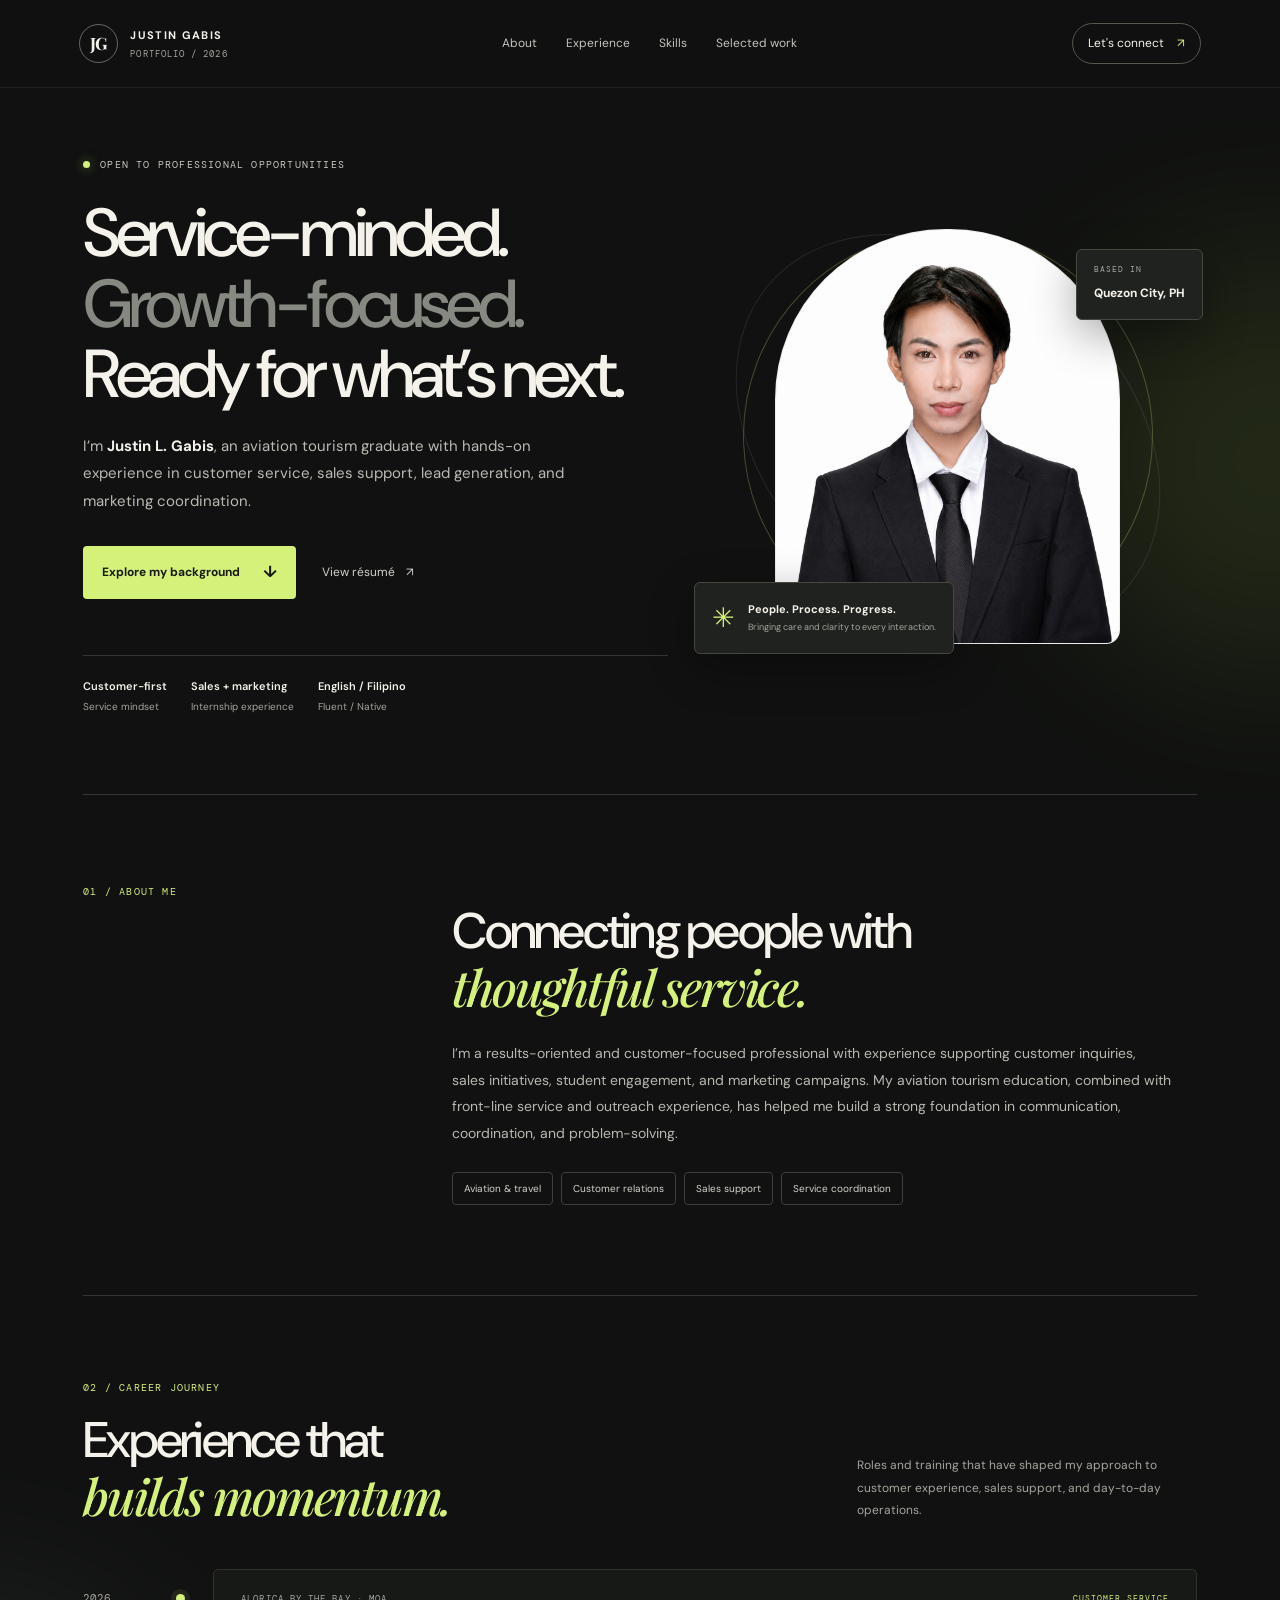
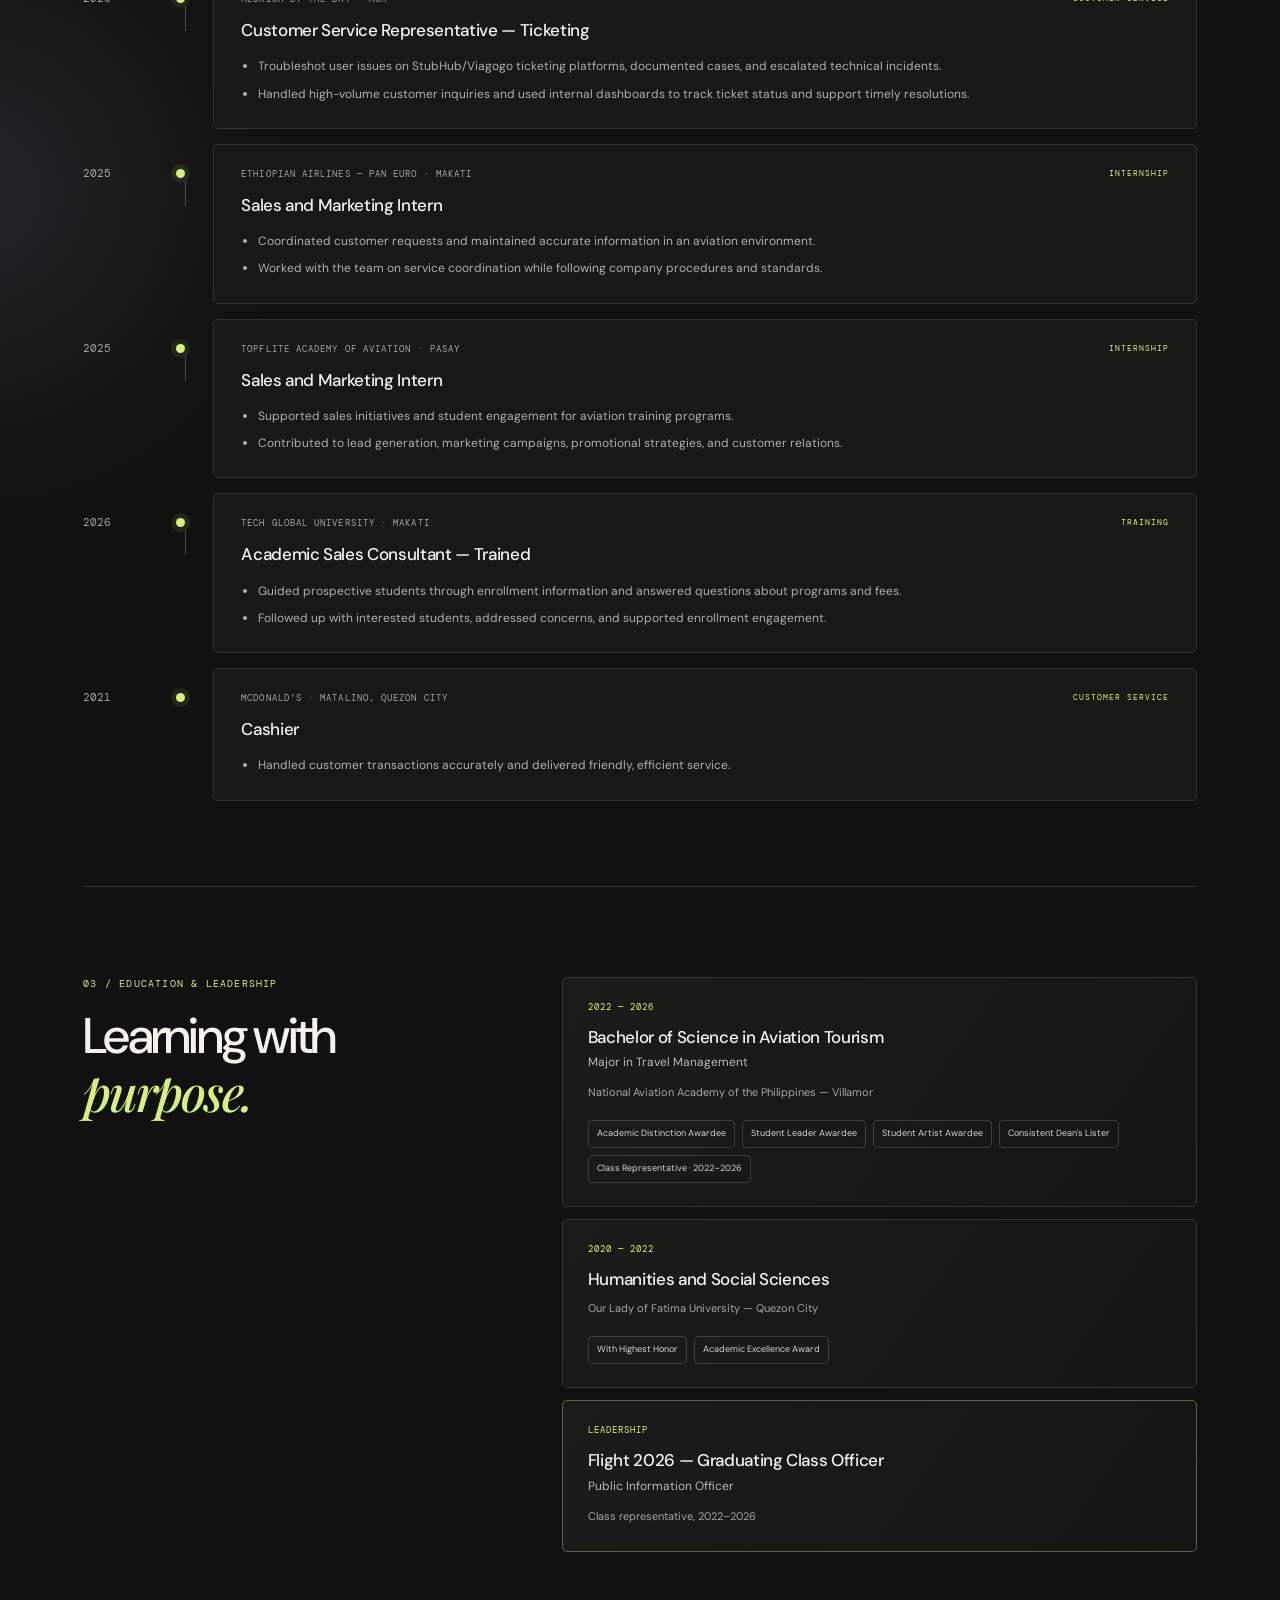
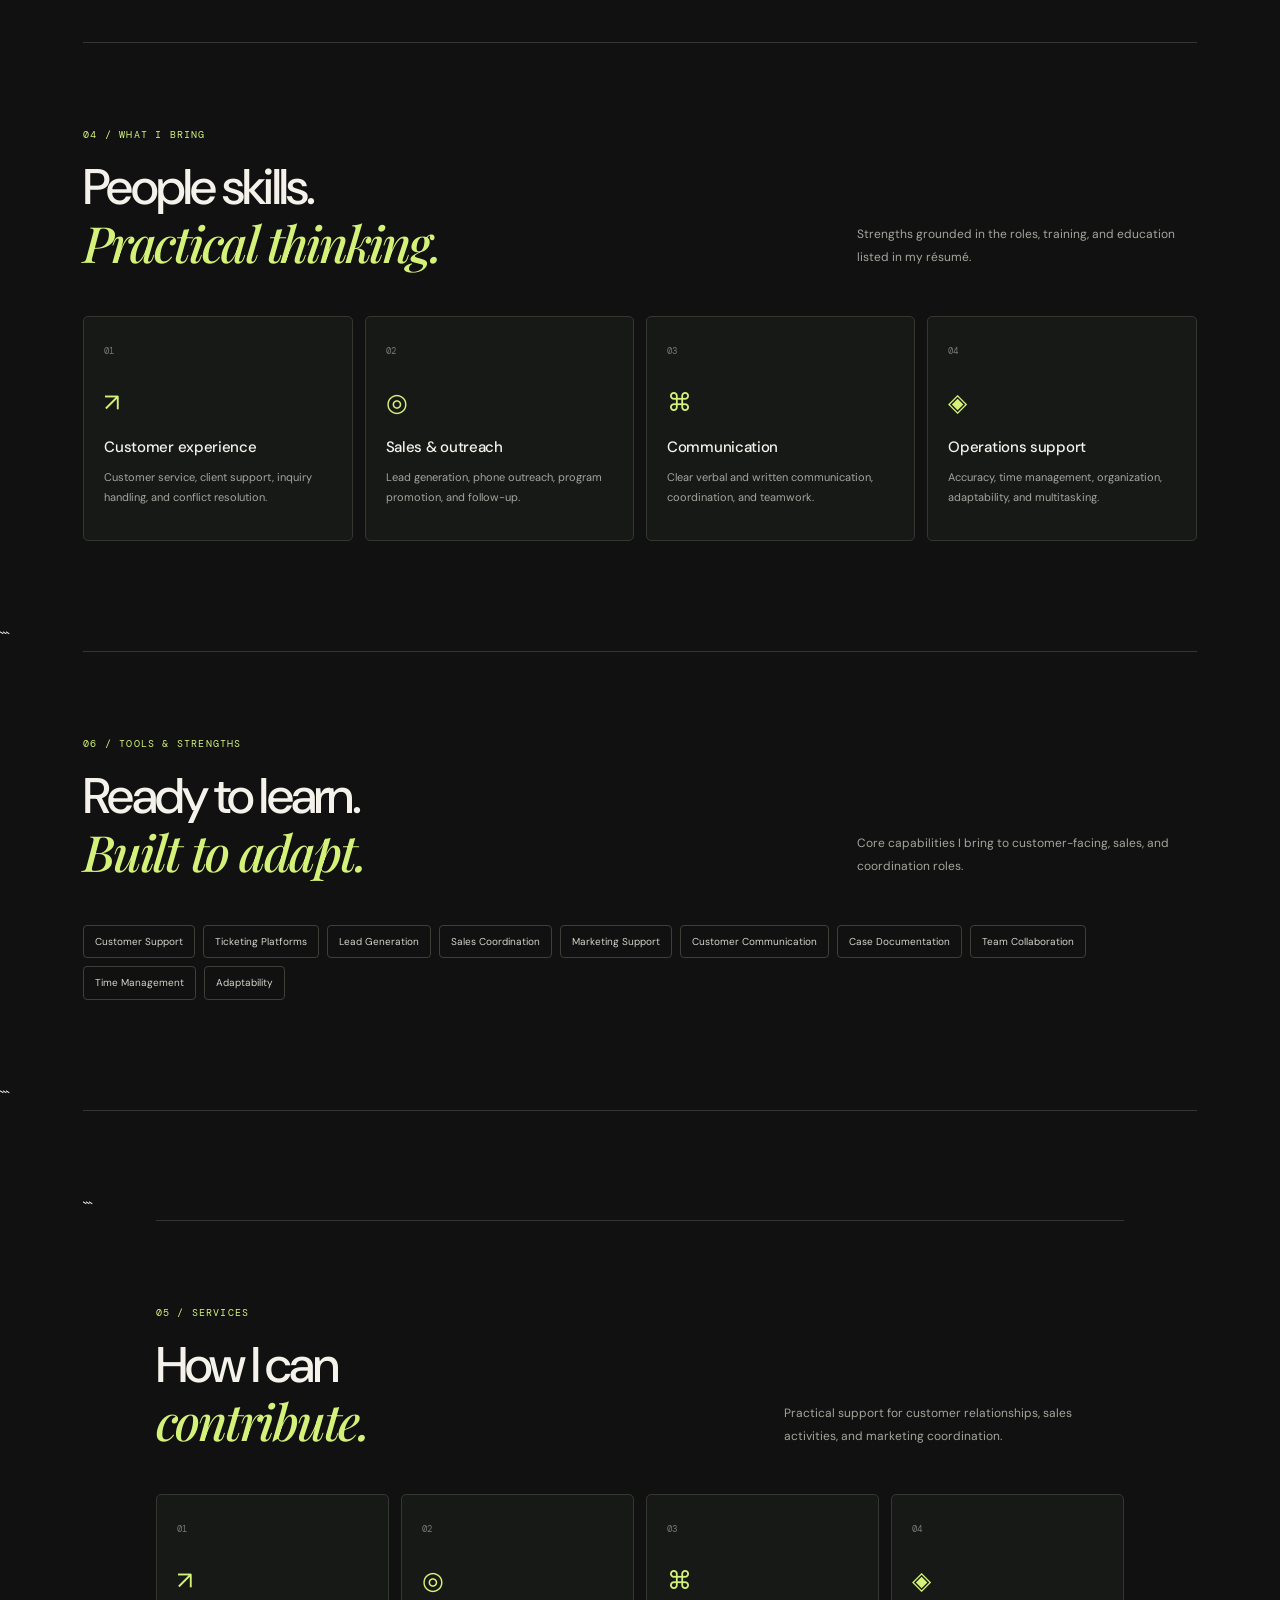
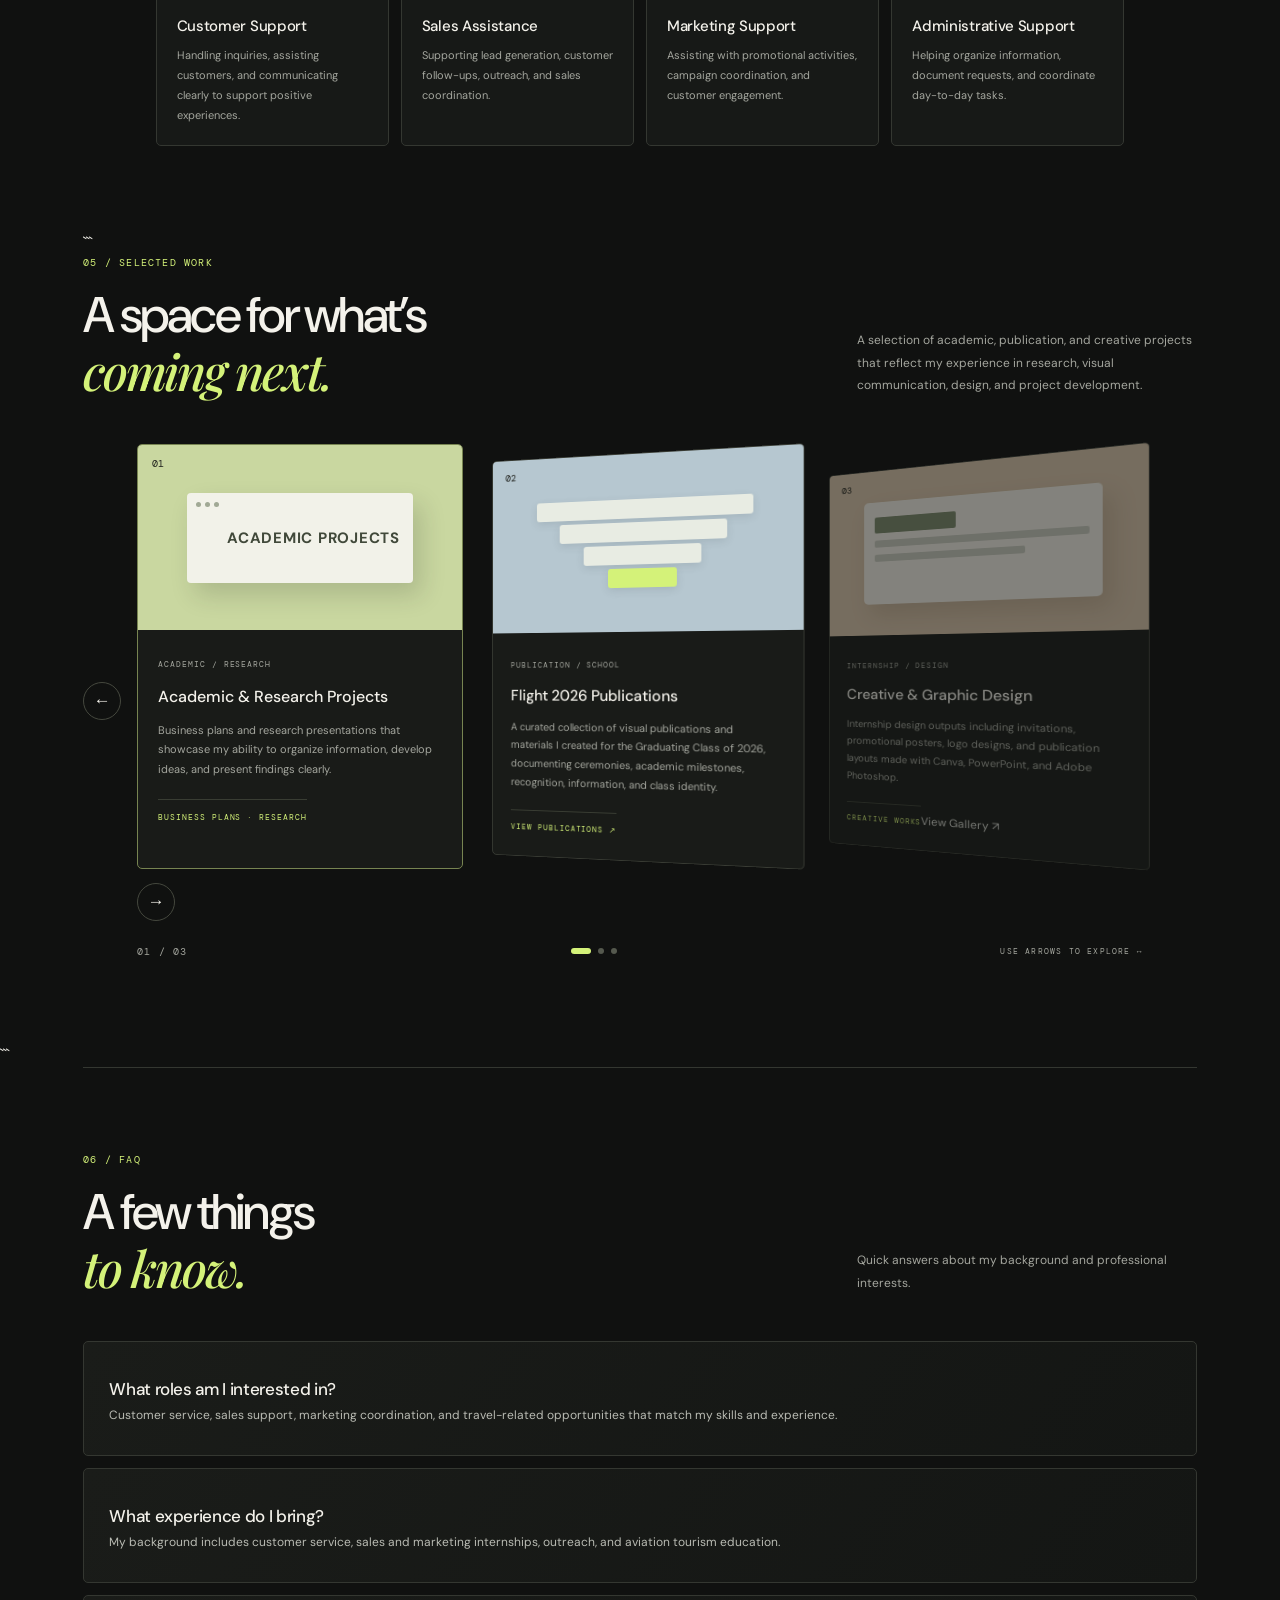
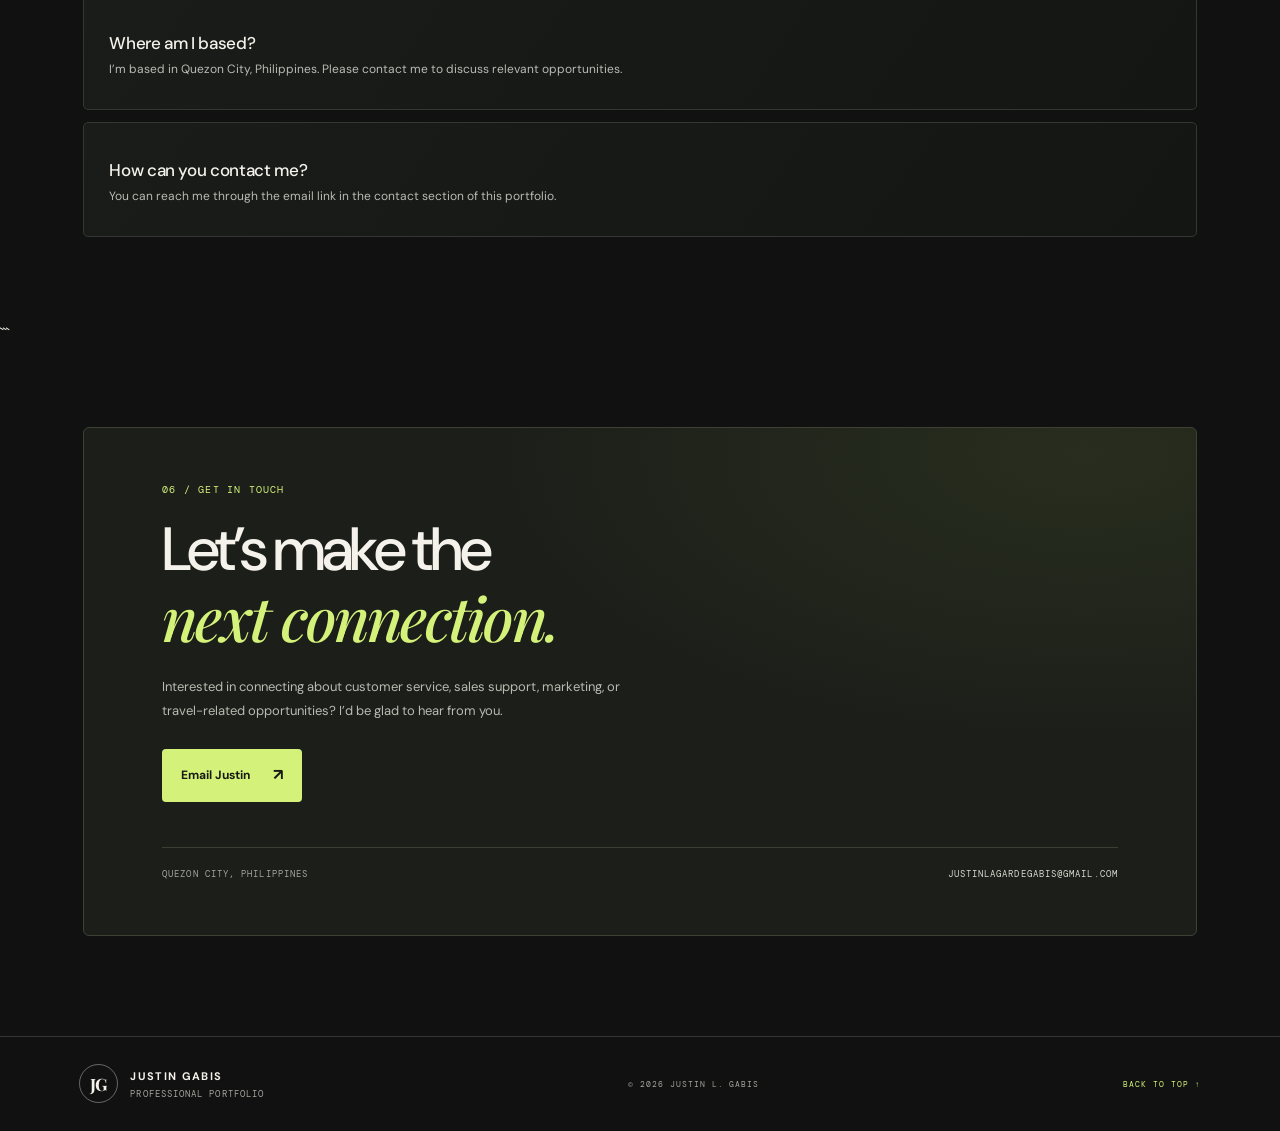
<file: index.html>
<!doctype html>
<html lang="en">
<head>
  <meta charset="UTF-8" />
  <meta name="viewport" content="width=device-width, initial-scale=1.0" />
  <meta name="theme-color" content="#111111" />
  <meta name="description" content="The professional portfolio of Justin L. Gabis — aviation tourism graduate with experience in customer service, sales support, and marketing." />
  <title>Justin L. Gabis — Professional Portfolio</title>
  <link rel="icon" href="favicon.svg" type="image/svg+xml" />
  <link rel="stylesheet" href="styles.css" />
</head>
<body>
  <div class="ambient ambient-one"></div><div class="ambient ambient-two"></div>
  <header class="topbar">
    <a class="brand" href="#home" aria-label="Justin Gabis home"><span class="brand-mark">JG</span><span>JUSTIN GABIS<span class="brand-sub">PORTFOLIO / 2026</span></span></a>
    <nav aria-label="Main navigation">
      <a href="#about">About</a><a href="#experience">Experience</a><a href="#skills">Skills</a><a href="#work">Selected work</a>
    </nav>
    <a class="contact-pill" href="mailto:justinlagardegabis@gmail.com">Let's connect <span>↗</span></a>
  </header>

  <main>
    <section class="hero section-shell" id="home">
      <div class="hero-copy">
        <div class="eyebrow"><span class="status-dot"></span> OPEN TO PROFESSIONAL OPPORTUNITIES</div>
        <h1>Service-minded.<br /><span class="muted-title">Growth-focused.</span><br />Ready for what’s next.</h1>
        <p class="hero-intro">I’m <strong>Justin L. Gabis</strong>, an aviation tourism graduate with hands-on experience in customer service, sales support, lead generation, and marketing coordination.</p>
        <div class="hero-actions"><a class="button button-light" href="#experience">Explore my background <span>↓</span></a><a class="text-link" href="justin-gabis-resume.pdf" target="_blank" rel="noreferrer">View résumé <span>↗</span></a></div>
        <div class="hero-metrics">
          <div><strong>Customer-first</strong><span>Service mindset</span></div>
          <div><strong>Sales + marketing</strong><span>Internship experience</span></div>
          <div><strong>English / Filipino</strong><span>Fluent / Native</span></div>
        </div>
      </div>
      <div class="hero-visual">
        <div class="portrait-frame"><div class="portrait-glow"></div><img src="justin-gabis-portrait.png" alt="Professional portrait of Justin L. Gabis" /></div>
        <div class="floating-card card-top"><span class="tiny-label">BASED IN</span><strong>Quezon City, PH</strong></div>
        <div class="floating-card card-bottom"><span class="spark">✳</span><div><strong>People. Process. Progress.</strong><small>Bringing care and clarity to every interaction.</small></div></div>
        <div class="orbit orbit-one"></div><div class="orbit orbit-two"></div>
      </div>
    </section>

    <section class="section-shell intro-grid" id="about">
      <div class="section-kicker">01 / ABOUT ME</div>
      <div class="intro-content"><h2>Connecting people with<br /><span class="serif-accent">thoughtful service.</span></h2>
        <p>I’m a results-oriented and customer-focused professional with experience supporting customer inquiries, sales initiatives, student engagement, and marketing campaigns. My aviation tourism education, combined with front-line service and outreach experience, has helped me build a strong foundation in communication, coordination, and problem-solving.</p>
        <div class="chips"><span>Aviation & travel</span><span>Customer relations</span><span>Sales support</span><span>Service coordination</span></div>
      </div>
    </section>

    <section class="section-shell experience-section" id="experience">
      <div class="section-heading"><div><div class="section-kicker">02 / CAREER JOURNEY</div><h2>Experience that<br /><span class="serif-accent">builds momentum.</span></h2></div><p>Roles and training that have shaped my approach to customer experience, sales support, and day-to-day operations.</p></div>
      <div class="timeline">
        <article class="timeline-item"><div class="timeline-date">2026</div><div class="timeline-marker"></div><div class="timeline-card"><div class="timeline-meta"><span>ALORICA BY THE BAY · MOA</span><span class="role-type">CUSTOMER SERVICE</span></div><h3>Customer Service Representative — Ticketing</h3><ul><li>Troubleshot user issues on StubHub/Viagogo ticketing platforms, documented cases, and escalated technical incidents.</li><li>Handled high-volume customer inquiries and used internal dashboards to track ticket status and support timely resolutions.</li></ul></div></article>
        <article class="timeline-item"><div class="timeline-date">2025</div><div class="timeline-marker"></div><div class="timeline-card"><div class="timeline-meta"><span>ETHIOPIAN AIRLINES — PAN EURO · MAKATI</span><span class="role-type">INTERNSHIP</span></div><h3>Sales and Marketing Intern</h3><ul><li>Coordinated customer requests and maintained accurate information in an aviation environment.</li><li>Worked with the team on service coordination while following company procedures and standards.</li></ul></div></article>
        <article class="timeline-item"><div class="timeline-date">2025</div><div class="timeline-marker"></div><div class="timeline-card"><div class="timeline-meta"><span>TOPFLITE ACADEMY OF AVIATION · PASAY</span><span class="role-type">INTERNSHIP</span></div><h3>Sales and Marketing Intern</h3><ul><li>Supported sales initiatives and student engagement for aviation training programs.</li><li>Contributed to lead generation, marketing campaigns, promotional strategies, and customer relations.</li></ul></div></article>
        <article class="timeline-item"><div class="timeline-date">2026</div><div class="timeline-marker"></div><div class="timeline-card"><div class="timeline-meta"><span>TECH GLOBAL UNIVERSITY · MAKATI</span><span class="role-type">TRAINING</span></div><h3>Academic Sales Consultant — Trained</h3><ul><li>Guided prospective students through enrollment information and answered questions about programs and fees.</li><li>Followed up with interested students, addressed concerns, and supported enrollment engagement.</li></ul></div></article>
        <article class="timeline-item"><div class="timeline-date">2021</div><div class="timeline-marker"></div><div class="timeline-card"><div class="timeline-meta"><span>MCDONALD’S · MATALINO, QUEZON CITY</span><span class="role-type">CUSTOMER SERVICE</span></div><h3>Cashier</h3><ul><li>Handled customer transactions accurately and delivered friendly, efficient service.</li></ul></div></article>
      </div>
    </section>

    <section class="section-shell education-grid">
      <div><div class="section-kicker">03 / EDUCATION & LEADERSHIP</div><h2>Learning with<br /><span class="serif-accent">purpose.</span></h2></div>
      <div class="education-stack">
        <article class="education-card"><div class="edu-year">2022 — 2026</div><h3>Bachelor of Science in Aviation Tourism</h3><p>Major in Travel Management</p><span class="school-name">National Aviation Academy of the Philippines — Villamor</span><div class="edu-tags"><span>Academic Distinction Awardee</span><span>Student Leader Awardee</span><span>Student Artist Awardee</span><span>Consistent Dean's Lister</span><span>Class Representative · 2022–2026</span></div></article>
        <article class="education-card"><div class="edu-year">2020 — 2022</div><h3>Humanities and Social Sciences</h3><span class="school-name">Our Lady of Fatima University — Quezon City</span><div class="edu-tags"><span>With Highest Honor</span><span>Academic Excellence Award</span></div></article>
        <article class="education-card leadership-card"><div class="edu-year">LEADERSHIP</div><h3>Flight 2026 — Graduating Class Officer</h3><p>Public Information Officer</p><span class="school-name">Class representative, 2022–2026</span></article>
      </div>
    </section>

    <section class="section-shell skills-section" id="skills">
      <div class="section-heading"><div><div class="section-kicker">04 / WHAT I BRING</div><h2>People skills.<br /><span class="serif-accent">Practical thinking.</span></h2></div><p>Strengths grounded in the roles, training, and education listed in my résumé.</p></div>
      <div class="skills-grid">
        <article class="skill-card"><span class="skill-number">01</span><div class="skill-icon">↗</div><h3>Customer experience</h3><p>Customer service, client support, inquiry handling, and conflict resolution.</p></article>
        <article class="skill-card"><span class="skill-number">02</span><div class="skill-icon">◎</div><h3>Sales & outreach</h3><p>Lead generation, phone outreach, program promotion, and follow-up.</p></article>
        <article class="skill-card"><span class="skill-number">03</span><div class="skill-icon">⌘</div><h3>Communication</h3><p>Clear verbal and written communication, coordination, and teamwork.</p></article>
        <article class="skill-card"><span class="skill-number">04</span><div class="skill-icon">◈</div><h3>Operations support</h3><p>Accuracy, time management, organization, adaptability, and multitasking.</p></article>
      </div>
    </section>
```
<section class="section-shell skills-section" id="tools">
  <div class="section-heading">
    <div>
      <div class="section-kicker">06 / TOOLS & STRENGTHS</div>
      <h2>Ready to learn.<br /><span class="serif-accent">Built to adapt.</span></h2>
    </div>
    <p>Core capabilities I bring to customer-facing, sales, and coordination roles.</p>
  </div>
  <div class="chips">
    <span>Customer Support</span>
    <span>Ticketing Platforms</span>
    <span>Lead Generation</span>
    <span>Sales Coordination</span>
    <span>Marketing Support</span>
    <span>Customer Communication</span>
    <span>Case Documentation</span>
    <span>Team Collaboration</span>
    <span>Time Management</span>
    <span>Adaptability</span>
  </div>
</section>
```

    <section class="section-shell work-section" id="work"> ```
<section class="section-shell skills-section" id="services">
  <div class="section-heading">
    <div>
      <div class="section-kicker">05 / SERVICES</div>
      <h2>How I can<br /><span class="serif-accent">contribute.</span></h2>
    </div>
    <p>Practical support for customer relationships, sales activities, and marketing coordination.</p>
  </div>
  <div class="skills-grid">
    <article class="skill-card">
      <span class="skill-number">01</span>
      <div class="skill-icon">↗</div>
      <h3>Customer Support</h3>
      <p>Handling inquiries, assisting customers, and communicating clearly to support positive experiences.</p>
    </article>
    <article class="skill-card">
      <span class="skill-number">02</span>
      <div class="skill-icon">◎</div>
      <h3>Sales Assistance</h3>
      <p>Supporting lead generation, customer follow-ups, outreach, and sales coordination.</p>
    </article>
    <article class="skill-card">
      <span class="skill-number">03</span>
      <div class="skill-icon">⌘</div>
      <h3>Marketing Support</h3>
      <p>Assisting with promotional activities, campaign coordination, and customer engagement.</p>
    </article>
    <article class="skill-card">
      <span class="skill-number">04</span>
      <div class="skill-icon">◈</div>
      <h3>Administrative Support</h3>
      <p>Helping organize information, document requests, and coordinate day-to-day tasks.</p>
    </article>
  </div>
</section>
```

      <div class="section-heading"><div><div class="section-kicker">05 / SELECTED WORK</div><h2>A space for what’s<br /><span class="serif-accent">coming next.</span></h2></div><p>A selection of academic, publication, and creative projects that reflect my experience in research, visual communication, design, and project development.</p></div>
      <div class="carousel-wrap">
        <button class="carousel-control prev" aria-label="Previous item">←</button>
        <div class="carousel-stage"><div class="carousel" id="carousel">
<article class="work-card"><div class="work-art art-one"><span>01</span><div class="art-window"><i></i><i></i><i></i><b>ACADEMIC PROJECTS</b></div></div><div class="work-card-info"><span>ACADEMIC / RESEARCH</span><h3>Academic &amp; Research Projects</h3><p>Business plans and research presentations that showcase my ability to organize information, develop ideas, and present findings clearly.</p><span class="placeholder-label">BUSINESS PLANS · RESEARCH</span></div></article>
        <article class="work-card">
  <a href="flight-2026-gallery.html" style="text-decoration: none; color: inherit;">
    <div class="work-art art-two">
      <span>02</span>
      <div class="funnel-art">
        <i></i><i></i><i></i><i></i>
      </div>
    </div>

    <div class="work-card-info">
      <span>PUBLICATION / SCHOOL</span>
      <h3>Flight 2026 Publications</h3>
      <p>A curated collection of visual publications and materials I created for the Graduating Class of 2026, documenting ceremonies, academic milestones, recognition, information, and class identity.</p>
      <span class="placeholder-label">VIEW PUBLICATIONS ↗</span>
    </div>
  </a>
</article>
     <article class="work-card"><div class="work-art art-three"><span>03</span><div class="browser-art"><div></div><div></div><div></div></div></div><div class="work-card-info"><span>INTERNSHIP / DESIGN</span><h3>Creative &amp; Graphic Design</h3><p>Internship design outputs including invitations, promotional posters, logo designs, and publication layouts made with Canva, PowerPoint, and Adobe Photoshop.</p><span class="placeholder-label">CREATIVE WORKS</span><a class="text-link" href="creative-gallery.html">View Gallery ↗</a></div></article>
        <button class="carousel-control next" aria-label="Next item">→</button>
        </div>
      <div class="carousel-footer"><span id="carousel-count">01 / 03</span><div class="carousel-dots"><button class="active" aria-label="Show item 1"></button><button aria-label="Show item 2"></button><button aria-label="Show item 3"></button></div><span class="drag-hint">USE ARROWS TO EXPLORE ↔</span></div>
    </section>
```
<section class="section-shell skills-section" id="faq">
  <div class="section-heading">
    <div>
      <div class="section-kicker">06 / FAQ</div>
      <h2>A few things<br /><span class="serif-accent">to know.</span></h2>
    </div>
    <p>Quick answers about my background and professional interests.</p>
  </div>
  <div class="education-stack">
    <article class="education-card">
      <h3>What roles am I interested in?</h3>
      <p>Customer service, sales support, marketing coordination, and travel-related opportunities that match my skills and experience.</p>
    </article>
    <article class="education-card">
      <h3>What experience do I bring?</h3>
      <p>My background includes customer service, sales and marketing internships, outreach, and aviation tourism education.</p>
    </article>
    <article class="education-card">
      <h3>Where am I based?</h3>
      <p>I’m based in Quezon City, Philippines. Please contact me to discuss relevant opportunities.</p>
    </article>
    <article class="education-card">
      <h3>How can you contact me?</h3>
      <p>You can reach me through the email link in the contact section of this portfolio.</p>
    </article>
  </div>
</section>
```

    <section class="section-shell contact-section" id="contact">
      <div class="contact-panel"><div class="section-kicker">06 / GET IN TOUCH</div><h2>Let’s make the<br /><span class="serif-accent">next connection.</span></h2><p>Interested in connecting about customer service, sales support, marketing, or travel-related opportunities? I’d be glad to hear from you.</p><a class="button button-light" href="mailto:justinlagardegabis@gmail.com">Email Justin <span>↗</span></a><div class="contact-details"><span>QUEZON CITY, PHILIPPINES</span><a href="mailto:justinlagardegabis@gmail.com">JUSTINLAGARDEGABIS@GMAIL.COM</a></div></div>
    </section>
  </main>
  <footer class="footer"><a class="brand" href="#home"><span class="brand-mark">JG</span><span>JUSTIN GABIS<span class="brand-sub">PROFESSIONAL PORTFOLIO</span></span></a><span>© 2026 JUSTIN L. GABIS</span><a href="#home">BACK TO TOP ↑</a></footer>
  <script src="script.js"></script>
</body>
</html>
</file>
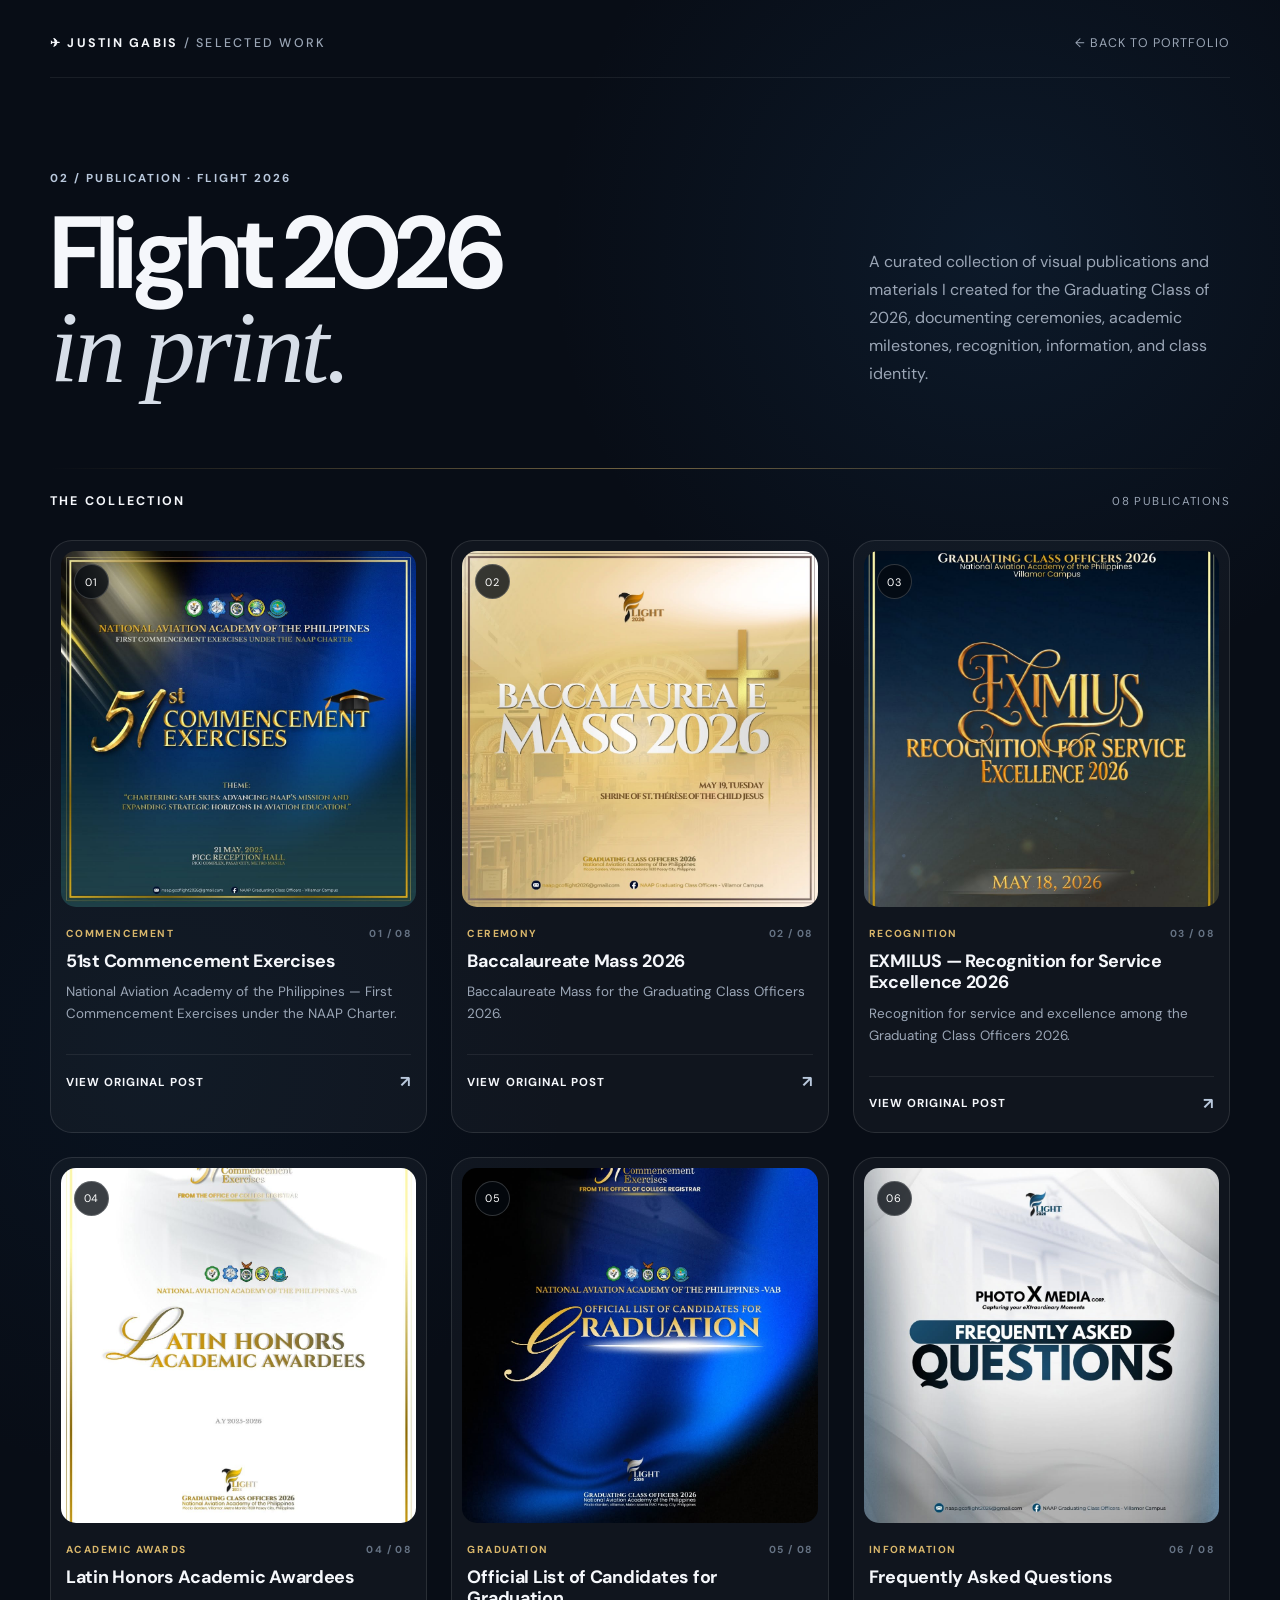
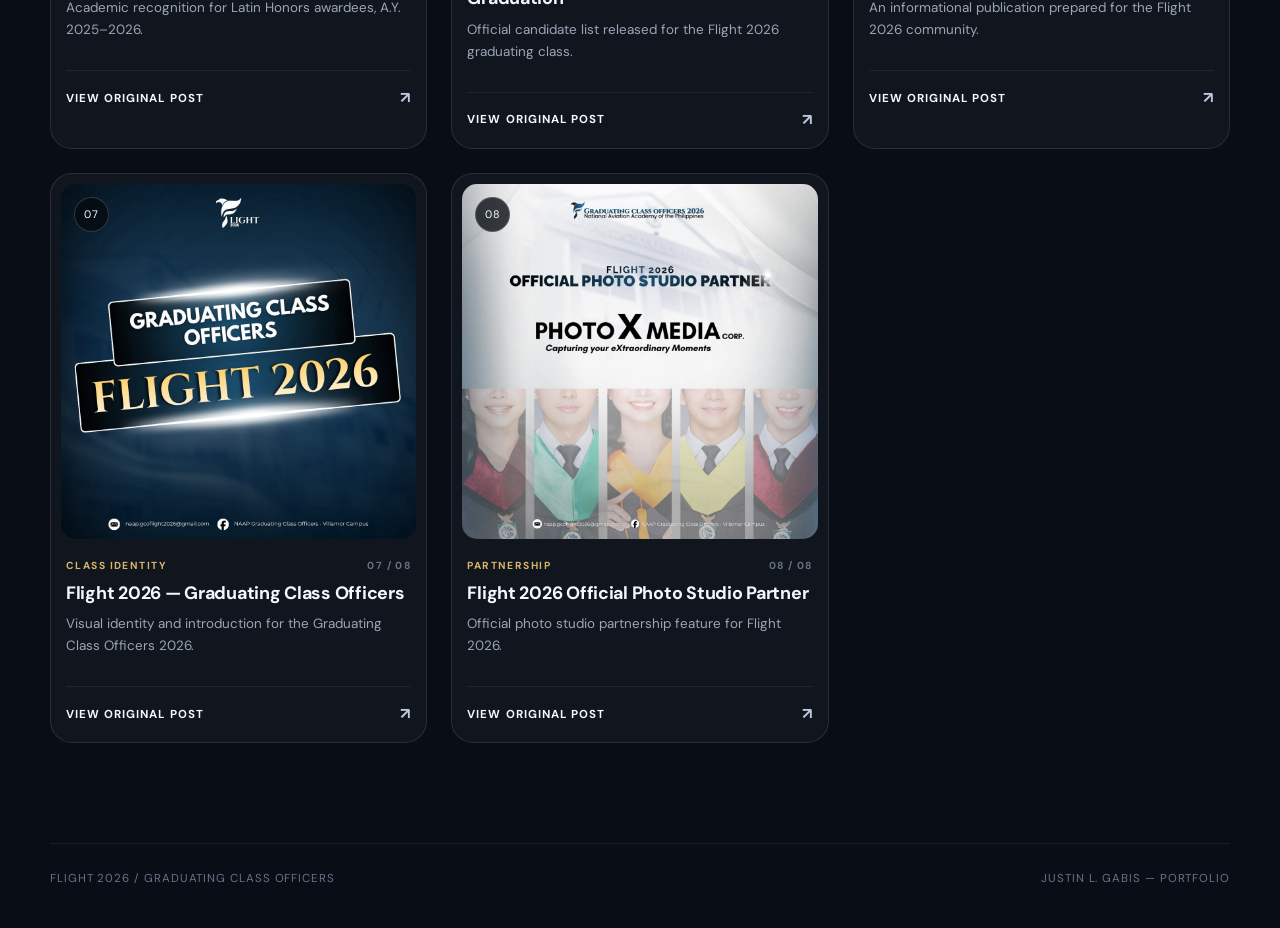
<file: flight-2026-gallery.html>
<!doctype html>
<html lang="en">
<head>
  <meta charset="UTF-8" />
  <meta name="viewport" content="width=device-width, initial-scale=1.0" />
  <meta name="theme-color" content="#080d16" />
  <meta name="description" content="Flight 2026 Publications — selected publications created by the Graduating Class Officers 2026." />
  <title>Flight 2026 Publications — Justin Gabis</title>
  <link rel="icon" href="favicon.svg" type="image/svg+xml" />
  <link rel="stylesheet" href="styles.css" />
  <style>
    :root {
      --pub-bg: #080d16;
      --pub-panel: rgba(255,255,255,.035);
      --pub-border: rgba(255,255,255,.11);
      --pub-border-soft: rgba(255,255,255,.07);
      --pub-text: #f5f7fb;
      --pub-muted: #9ba6b6;
      --pub-accent: #b9c8dc;
      --pub-gold: #d8b66b;
    }

    body.pub-page {
      background:
        radial-gradient(circle at 78% 10%, rgba(36, 91, 145, .16), transparent 28rem),
        radial-gradient(circle at 12% 42%, rgba(16, 54, 91, .14), transparent 26rem),
        var(--pub-bg);
      color: var(--pub-text);
      min-height: 100vh;
    }

    .pub-shell {
      width: min(1180px, calc(100% - 40px));
      margin: 0 auto;
    }

    .pub-header {
      padding: 34px 0 24px;
      border-bottom: 1px solid var(--pub-border-soft);
      display: flex;
      justify-content: space-between;
      align-items: center;
      gap: 24px;
    }

    .pub-brand {
      color: inherit;
      text-decoration: none;
      font-size: .78rem;
      letter-spacing: .18em;
      text-transform: uppercase;
      font-weight: 700;
    }

    .pub-brand span {
      color: var(--pub-muted);
      font-weight: 500;
    }

    .pub-back {
      color: var(--pub-muted);
      text-decoration: none;
      font-size: .78rem;
      letter-spacing: .08em;
      text-transform: uppercase;
      transition: color .2s ease;
    }

    .pub-back:hover { color: var(--pub-text); }

    .pub-hero {
      padding: 92px 0 72px;
      display: grid;
      grid-template-columns: 1.35fr .65fr;
      gap: 70px;
      align-items: end;
    }

    .pub-kicker {
      color: var(--pub-accent);
      font-size: .72rem;
      font-weight: 700;
      letter-spacing: .18em;
      text-transform: uppercase;
      margin-bottom: 18px;
    }

    .pub-hero h1 {
      margin: 0;
      max-width: 820px;
      font-size: clamp(3.2rem, 8vw, 6.8rem);
      line-height: .92;
      letter-spacing: -.055em;
      font-weight: 650;
    }

    .pub-hero h1 em {
      font-family: Georgia, "Times New Roman", serif;
      font-weight: 400;
      letter-spacing: -.035em;
      color: #d7dee8;
    }

    .pub-intro {
      color: var(--pub-muted);
      font-size: 1rem;
      line-height: 1.75;
      max-width: 390px;
      margin: 0 0 8px auto;
    }

    .pub-rule {
      height: 1px;
      background: linear-gradient(90deg, transparent, rgba(216,182,107,.5), transparent);
      margin-bottom: 24px;
    }

    .pub-collection-head {
      display: flex;
      align-items: baseline;
      justify-content: space-between;
      gap: 20px;
      margin-bottom: 30px;
    }

    .pub-collection-head h2 {
      margin: 0;
      font-size: .78rem;
      letter-spacing: .18em;
      text-transform: uppercase;
      font-weight: 700;
    }

    .pub-count {
      color: var(--pub-muted);
      font-size: .72rem;
      letter-spacing: .12em;
      text-transform: uppercase;
    }

    .pub-grid {
      display: grid;
      grid-template-columns: repeat(3, minmax(0, 1fr));
      gap: 24px;
      padding-bottom: 100px;
    }

    .pub-card {
      background: var(--pub-panel);
      border: 1px solid var(--pub-border);
      border-radius: 22px;
      overflow: hidden;
      padding: 10px;
      transition: transform .25s ease, border-color .25s ease, background .25s ease;
    }

    .pub-card:hover {
      transform: translateY(-5px);
      border-color: rgba(255,255,255,.2);
      background: rgba(255,255,255,.05);
    }

    .pub-image-wrap {
      position: relative;
      display: block;
      background: #111822;
      border-radius: 15px;
      overflow: hidden;
      line-height: 0;
    }

    .pub-image-wrap img {
      display: block;
      width: 100%;
      height: auto;
      aspect-ratio: 1 / 1;
      object-fit: cover;
      transition: transform .45s ease;
    }

    .pub-card:hover .pub-image-wrap img {
      transform: scale(1.025);
    }

    .image-index {
      position: absolute;
      left: 13px;
      top: 13px;
      width: 35px;
      height: 35px;
      display: grid;
      place-items: center;
      border-radius: 50%;
      background: rgba(5,9,16,.78);
      border: 1px solid rgba(255,255,255,.18);
      color: white;
      font-size: .68rem;
      letter-spacing: .08em;
      backdrop-filter: blur(10px);
    }

    .pub-meta {
      display: flex;
      justify-content: space-between;
      gap: 12px;
      margin: 19px 5px 9px;
    }

    .pub-category,
    .pub-number {
      font-size: .64rem;
      letter-spacing: .14em;
      text-transform: uppercase;
      font-weight: 700;
    }

    .pub-category { color: var(--pub-gold); }
    .pub-number { color: #667384; }

    .pub-card h3 {
      margin: 0 5px 9px;
      font-size: 1.12rem;
      line-height: 1.2;
      letter-spacing: -.015em;
    }

    .pub-card p {
      margin: 0 5px 18px;
      color: var(--pub-muted);
      font-size: .84rem;
      line-height: 1.65;
      min-height: 4.1em;
    }

    .pub-link {
      display: flex;
      align-items: center;
      justify-content: space-between;
      gap: 15px;
      margin: 0 5px 5px;
      padding-top: 15px;
      border-top: 1px solid var(--pub-border-soft);
      color: var(--pub-text);
      text-decoration: none;
      font-size: .72rem;
      font-weight: 700;
      letter-spacing: .09em;
      text-transform: uppercase;
    }

    .pub-link span {
      color: var(--pub-accent);
      font-size: 1rem;
      transition: transform .2s ease;
    }

    .pub-link:hover span { transform: translate(2px, -2px); }

    .pub-footer {
      border-top: 1px solid var(--pub-border-soft);
      padding: 26px 0 40px;
      color: #687486;
      font-size: .72rem;
      letter-spacing: .08em;
      text-transform: uppercase;
      display: flex;
      justify-content: space-between;
      gap: 20px;
    }

    @media (max-width: 900px) {
      .pub-hero {
        grid-template-columns: 1fr;
        gap: 28px;
        padding: 70px 0 55px;
      }
      .pub-intro { margin: 0; max-width: 620px; }
      .pub-grid { grid-template-columns: repeat(2, minmax(0, 1fr)); }
    }

    @media (max-width: 620px) {
      .pub-shell { width: min(100% - 24px, 560px); }
      .pub-header { padding-top: 22px; }
      .pub-hero { padding: 58px 0 45px; }
      .pub-hero h1 { font-size: clamp(3rem, 17vw, 5rem); }
      .pub-grid { grid-template-columns: 1fr; gap: 18px; }
      .pub-card h3 { font-size: 1.2rem; }
      .pub-footer { flex-direction: column; }
    }
  </style>
</head>

<body class="pub-page">
  <div class="pub-shell">
    <header class="pub-header">
      <a class="pub-brand" href="index.html">✈ Justin Gabis <span>/ Selected Work</span></a>
      <a class="pub-back" href="index.html#work">← Back to portfolio</a>
    </header>

    <main>
      <section class="pub-hero">
        <div>
          <div class="pub-kicker">02 / Publication · Flight 2026</div>
          <h1>Flight 2026<br /><em>in print.</em></h1>
        </div>
        <p class="pub-intro">
          A curated collection of visual publications and materials I created for the Graduating Class of 2026,
          documenting ceremonies, academic milestones, recognition, information, and class identity.
        </p>
      </section>

      <div class="pub-rule"></div>

      <section aria-labelledby="collection-title">
        <div class="pub-collection-head">
          <h2 id="collection-title">The Collection</h2>
          <span class="pub-count">08 Publications</span>
        </div>

        <div class="pub-grid">
          
      <article class="pub-card">
        <a class="pub-image-wrap" href="https://www.facebook.com/permalink.php?story_fbid=pfbid02B2xDoyXMhrQAXFgCGCRM4p7AfBNFRZyvs6KSqQ4t9Qp89C3c3D2KZ5Gy21E43Yfsl&id=61584573726977" target="_blank" rel="noopener noreferrer" aria-label="Open 51st Commencement Exercises on Facebook">
          <img src="assets/flight-2026/01-commencement-exercises.jpg" alt="51st Commencement Exercises" loading="lazy">
          <span class="image-index">01</span>
        </a>
        <div class="pub-meta">
          <span class="pub-category">COMMENCEMENT</span>
          <span class="pub-number">01 / 08</span>
        </div>
        <h3>51st Commencement Exercises</h3>
        <p>National Aviation Academy of the Philippines — First Commencement Exercises under the NAAP Charter.</p>
        <a class="pub-link" href="https://www.facebook.com/permalink.php?story_fbid=pfbid02B2xDoyXMhrQAXFgCGCRM4p7AfBNFRZyvs6KSqQ4t9Qp89C3c3D2KZ5Gy21E43Yfsl&id=61584573726977" target="_blank" rel="noopener noreferrer">
          View Original Post <span>↗</span>
        </a>
      </article>
    
      <article class="pub-card">
        <a class="pub-image-wrap" href="https://www.facebook.com/permalink.php?story_fbid=pfbid0SDqpyv7fNBHXYUTV2iwFEbhkUrNtpxAkc8w95ubXQNcMcorvjxpPukh44oK6cxU5l&id=61584573726977" target="_blank" rel="noopener noreferrer" aria-label="Open Baccalaureate Mass 2026 on Facebook">
          <img src="assets/flight-2026/02-baccalaureate-mass.jpg" alt="Baccalaureate Mass 2026" loading="lazy">
          <span class="image-index">02</span>
        </a>
        <div class="pub-meta">
          <span class="pub-category">CEREMONY</span>
          <span class="pub-number">02 / 08</span>
        </div>
        <h3>Baccalaureate Mass 2026</h3>
        <p>Baccalaureate Mass for the Graduating Class Officers 2026.</p>
        <a class="pub-link" href="https://www.facebook.com/permalink.php?story_fbid=pfbid0SDqpyv7fNBHXYUTV2iwFEbhkUrNtpxAkc8w95ubXQNcMcorvjxpPukh44oK6cxU5l&id=61584573726977" target="_blank" rel="noopener noreferrer">
          View Original Post <span>↗</span>
        </a>
      </article>
    
      <article class="pub-card">
        <a class="pub-image-wrap" href="https://www.facebook.com/permalink.php?story_fbid=pfbid0Yukt92aEmkr54kJMd52aCoCTcouXgBVZfYYQKRPU9TshLRkjEbnU1dThhgSst4MTl&id=61584573726977" target="_blank" rel="noopener noreferrer" aria-label="Open EXMILUS — Recognition for Service Excellence 2026 on Facebook">
          <img src="assets/flight-2026/03-exmilus-recognition.jpg" alt="EXMILUS — Recognition for Service Excellence 2026" loading="lazy">
          <span class="image-index">03</span>
        </a>
        <div class="pub-meta">
          <span class="pub-category">RECOGNITION</span>
          <span class="pub-number">03 / 08</span>
        </div>
        <h3>EXMILUS — Recognition for Service Excellence 2026</h3>
        <p>Recognition for service and excellence among the Graduating Class Officers 2026.</p>
        <a class="pub-link" href="https://www.facebook.com/permalink.php?story_fbid=pfbid0Yukt92aEmkr54kJMd52aCoCTcouXgBVZfYYQKRPU9TshLRkjEbnU1dThhgSst4MTl&id=61584573726977" target="_blank" rel="noopener noreferrer">
          View Original Post <span>↗</span>
        </a>
      </article>
    
      <article class="pub-card">
        <a class="pub-image-wrap" href="https://www.facebook.com/permalink.php?story_fbid=pfbid02QtjqFcNcWEXX2grw3SbEXZwA7wctGCnJ4ToZijpFk7AiGApJxrrZ7bYS36ssgZz6l&id=61584573726977" target="_blank" rel="noopener noreferrer" aria-label="Open Latin Honors Academic Awardees on Facebook">
          <img src="assets/flight-2026/04-latin-honors.jpg" alt="Latin Honors Academic Awardees" loading="lazy">
          <span class="image-index">04</span>
        </a>
        <div class="pub-meta">
          <span class="pub-category">ACADEMIC AWARDS</span>
          <span class="pub-number">04 / 08</span>
        </div>
        <h3>Latin Honors Academic Awardees</h3>
        <p>Academic recognition for Latin Honors awardees, A.Y. 2025–2026.</p>
        <a class="pub-link" href="https://www.facebook.com/permalink.php?story_fbid=pfbid02QtjqFcNcWEXX2grw3SbEXZwA7wctGCnJ4ToZijpFk7AiGApJxrrZ7bYS36ssgZz6l&id=61584573726977" target="_blank" rel="noopener noreferrer">
          View Original Post <span>↗</span>
        </a>
      </article>
    
      <article class="pub-card">
        <a class="pub-image-wrap" href="https://www.facebook.com/permalink.php?story_fbid=pfbid025Dpb6Lf5puBjny8XN6fX2NyqM4C7KPcNAqxnFnRMBLYrUq43qordTrDF1aFRoHnRl&id=61584573726977" target="_blank" rel="noopener noreferrer" aria-label="Open Official List of Candidates for Graduation on Facebook">
          <img src="assets/flight-2026/05-candidates-for-graduation.jpg" alt="Official List of Candidates for Graduation" loading="lazy">
          <span class="image-index">05</span>
        </a>
        <div class="pub-meta">
          <span class="pub-category">GRADUATION</span>
          <span class="pub-number">05 / 08</span>
        </div>
        <h3>Official List of Candidates for Graduation</h3>
        <p>Official candidate list released for the Flight 2026 graduating class.</p>
        <a class="pub-link" href="https://www.facebook.com/permalink.php?story_fbid=pfbid025Dpb6Lf5puBjny8XN6fX2NyqM4C7KPcNAqxnFnRMBLYrUq43qordTrDF1aFRoHnRl&id=61584573726977" target="_blank" rel="noopener noreferrer">
          View Original Post <span>↗</span>
        </a>
      </article>
    
      <article class="pub-card">
        <a class="pub-image-wrap" href="https://www.facebook.com/permalink.php?story_fbid=pfbid0hpyZfdMmhAndZwFGLGcuNHVu8KENUG5eMznw1zX3Eeru6UA66MkdFd1pbS5yUix8l&id=61584573726977" target="_blank" rel="noopener noreferrer" aria-label="Open Frequently Asked Questions on Facebook">
          <img src="assets/flight-2026/06-frequently-asked-questions.jpg" alt="Frequently Asked Questions" loading="lazy">
          <span class="image-index">06</span>
        </a>
        <div class="pub-meta">
          <span class="pub-category">INFORMATION</span>
          <span class="pub-number">06 / 08</span>
        </div>
        <h3>Frequently Asked Questions</h3>
        <p>An informational publication prepared for the Flight 2026 community.</p>
        <a class="pub-link" href="https://www.facebook.com/permalink.php?story_fbid=pfbid0hpyZfdMmhAndZwFGLGcuNHVu8KENUG5eMznw1zX3Eeru6UA66MkdFd1pbS5yUix8l&id=61584573726977" target="_blank" rel="noopener noreferrer">
          View Original Post <span>↗</span>
        </a>
      </article>
    
      <article class="pub-card">
        <a class="pub-image-wrap" href="https://www.facebook.com/permalink.php?story_fbid=pfbid02F2v2tSafZQV6LwqY8t3b4H3HuAZQFjkq6JzU3F3RuiGS2NKSvHXwoQvNFqh2FCsvl&id=61584573726977" target="_blank" rel="noopener noreferrer" aria-label="Open Flight 2026 — Graduating Class Officers on Facebook">
          <img src="assets/flight-2026/07-flight-2026-graduating-class-officers.jpg" alt="Flight 2026 — Graduating Class Officers" loading="lazy">
          <span class="image-index">07</span>
        </a>
        <div class="pub-meta">
          <span class="pub-category">CLASS IDENTITY</span>
          <span class="pub-number">07 / 08</span>
        </div>
        <h3>Flight 2026 — Graduating Class Officers</h3>
        <p>Visual identity and introduction for the Graduating Class Officers 2026.</p>
        <a class="pub-link" href="https://www.facebook.com/permalink.php?story_fbid=pfbid02F2v2tSafZQV6LwqY8t3b4H3HuAZQFjkq6JzU3F3RuiGS2NKSvHXwoQvNFqh2FCsvl&id=61584573726977" target="_blank" rel="noopener noreferrer">
          View Original Post <span>↗</span>
        </a>
      </article>
    
      <article class="pub-card">
        <a class="pub-image-wrap" href="https://www.facebook.com/permalink.php?story_fbid=pfbid02qDQWwUHUFkye2ZUjhBoid78BTs2EupyKJJ3MyDUEZQC5Rd95Maf7RZucEJZxLBeGl&id=61584573726977" target="_blank" rel="noopener noreferrer" aria-label="Open Flight 2026 Official Photo Studio Partner on Facebook">
          <img src="assets/flight-2026/08-official-photo-studio-partner.jpg" alt="Flight 2026 Official Photo Studio Partner" loading="lazy">
          <span class="image-index">08</span>
        </a>
        <div class="pub-meta">
          <span class="pub-category">PARTNERSHIP</span>
          <span class="pub-number">08 / 08</span>
        </div>
        <h3>Flight 2026 Official Photo Studio Partner</h3>
        <p>Official photo studio partnership feature for Flight 2026.</p>
        <a class="pub-link" href="https://www.facebook.com/permalink.php?story_fbid=pfbid02qDQWwUHUFkye2ZUjhBoid78BTs2EupyKJJ3MyDUEZQC5Rd95Maf7RZucEJZxLBeGl&id=61584573726977" target="_blank" rel="noopener noreferrer">
          View Original Post <span>↗</span>
        </a>
      </article>
    
        </div>
      </section>
    </main>

    <footer class="pub-footer">
      <span>Flight 2026 / Graduating Class Officers</span>
      <span>Justin L. Gabis — Portfolio</span>
    </footer>
  </div>
</body>
</html>
</file>
<file: styles.css>
@import url('https://fonts.googleapis.com/css2?family=DM+Mono:wght@400;500&family=DM+Sans:wght@400;500;600;700&family=Playfair+Display:ital,wght@1,500&display=swap');
:root{--bg:#101110;--panel:#181a18;--panel2:#20221f;--line:#343731;--text:#f4f2eb;--muted:#a4a69e;--lime:#d4f279;--serif:'Playfair Display',Georgia,serif;--sans:'DM Sans',Arial,sans-serif;--mono:'DM Mono',monospace}
*{box-sizing:border-box}html{scroll-behavior:smooth;scroll-padding-top:95px}body{margin:0;background:var(--bg);color:var(--text);font-family:var(--sans);line-height:1.55;overflow-x:hidden}a{color:inherit;text-decoration:none}.ambient{position:absolute;pointer-events:none;border-radius:50%;filter:blur(90px);opacity:.12;z-index:-1}.ambient-one{width:420px;height:420px;background:#a7ce48;top:250px;right:-200px}.ambient-two{width:380px;height:380px;background:#a0a9ba;top:1600px;left:-220px}.topbar{height:88px;display:flex;align-items:center;justify-content:space-between;padding:0 6.2%;border-bottom:1px solid #ffffff13;position:sticky;top:0;z-index:20;background:#101110eF;backdrop-filter:blur(18px)}.brand{display:flex;align-items:center;gap:12px;font-size:11px;font-weight:700;letter-spacing:.12em}.brand-mark{display:grid;place-items:center;width:39px;height:39px;border:1px solid #ffffff5c;border-radius:50%;font-family:var(--serif);font-size:17px;letter-spacing:-.06em}.brand-sub{display:block;font:9px var(--mono);color:var(--muted);letter-spacing:.12em;margin-top:3px}.topbar nav{display:flex;gap:29px;color:#c4c5bf;font-size:12px}.topbar nav a:hover,.text-link:hover{color:var(--lime)}.contact-pill{font-size:12px;border:1px solid #56594f;border-radius:30px;padding:10px 15px}.contact-pill span{color:var(--lime);margin-left:10px}.section-shell{width:min(1120px,87%);margin-inline:auto}.hero{min-height:670px;display:grid;grid-template-columns:1.08fr .92fr;align-items:center;gap:30px;padding-top:70px;padding-bottom:80px}.eyebrow,.section-kicker,.tiny-label,.timeline-meta,.role-type,.edu-year,.work-card-info>span,.placeholder-label,.carousel-footer,.contact-details,.footer>span,.footer>a:last-child{font:10px var(--mono);letter-spacing:.12em;color:var(--muted)}.eyebrow{display:flex;align-items:center;gap:10px;color:#c7c9c0}.status-dot{width:7px;height:7px;background:var(--lime);border-radius:50%;box-shadow:0 0 12px #d4f27980}h1{font-size:clamp(43px,5.3vw,72px);letter-spacing:-.065em;line-height:1.04;margin:27px 0 23px;font-weight:500}.muted-title{color:#858981}.hero-intro{max-width:510px;color:#b9bbb3;font-size:15px;line-height:1.85}.hero-intro strong{color:var(--text)}.hero-actions{display:flex;align-items:center;gap:26px;margin-top:30px}.button{display:inline-flex;align-items:center;gap:23px;padding:14px 19px;font-size:12px;font-weight:700;border-radius:4px;transition:transform .2s}.button:hover{transform:translateY(-2px)}.button-light{background:var(--lime);color:#171912}.button span{font-size:16px}.text-link{font-size:12px;color:#d1d2cc}.text-link span{margin-left:8px}.hero-metrics{display:flex;gap:24px;margin-top:56px;padding-top:22px;border-top:1px solid var(--line)}.hero-metrics div{display:flex;flex-direction:column;gap:4px}.hero-metrics strong{font-size:11px;font-weight:600}.hero-metrics span{font-size:10px;color:var(--muted)}.hero-visual{height:480px;position:relative;display:grid;place-items:center}.portrait-frame{position:relative;width:min(345px,76%);height:415px;border-radius:170px 170px 14px 14px;overflow:hidden;background:#e8e8e5;border:1px solid #ffffff2c;z-index:2}.portrait-frame img{height:100%;width:100%;object-fit:cover;object-position:center 20%;display:block;position:relative;z-index:1}.portrait-glow{position:absolute;inset:0;background:linear-gradient(145deg,#d4f27940,transparent 45%);z-index:2;pointer-events:none;mix-blend-mode:soft-light}.orbit{position:absolute;border:1px solid #b2ca7350;border-radius:50%;width:410px;height:410px;transform:rotate(-24deg);z-index:0}.orbit-two{width:470px;height:350px;transform:rotate(40deg);border-color:#ffffff17}.floating-card{position:absolute;z-index:3;background:#20221f;border:1px solid #44483e;box-shadow:0 14px 45px #0005;border-radius:6px;padding:14px 17px}.card-top{top:53px;right:-6px}.tiny-label{font-size:8px;display:block;margin-bottom:6px}.card-top strong{font-size:12px}.card-bottom{bottom:22px;left:-4px;display:flex;align-items:center;gap:13px;max-width:270px}.spark{font-size:27px;color:var(--lime)}.card-bottom strong{font-size:11px;display:block}.card-bottom small{font-size:9px;color:var(--muted);display:block;margin-top:3px}.intro-grid{border-top:1px solid var(--line);padding:90px 0;display:grid;grid-template-columns:.6fr 1.4fr;gap:50px}.section-kicker{color:var(--lime)}h2{font-size:clamp(34px,4vw,50px);letter-spacing:-.055em;line-height:1.12;font-weight:500;margin:18px 0 22px}.serif-accent{font-family:var(--serif);font-weight:500;font-style:italic;color:var(--lime);letter-spacing:-.045em}.intro-content>p{max-width:720px;color:#b7b9b1;line-height:1.9;font-size:14px}.chips{display:flex;flex-wrap:wrap;gap:8px;margin-top:25px}.chips span,.edu-tags span{border:1px solid #3c4038;border-radius:4px;padding:8px 11px;color:#d3d5cc;font-size:10px}.experience-section,.skills-section,.work-section{padding:85px 0;border-top:1px solid var(--line)}.section-heading{display:flex;justify-content:space-between;align-items:end;gap:40px;margin-bottom:42px}.section-heading h2{margin-bottom:0}.section-heading>p{max-width:340px;font-size:12px;line-height:1.9;color:var(--muted);margin-bottom:5px}.timeline{display:flex;flex-direction:column;gap:15px}.timeline-item{display:grid;grid-template-columns:76px 20px 1fr;gap:17px;position:relative}.timeline-item:not(:last-child) .timeline-marker:after{content:"";position:absolute;top:12px;bottom:-28px;width:1px;background:#4a4d43;left:9px}.timeline-date{font:11px var(--mono);color:var(--muted);padding-top:22px}.timeline-marker{width:9px;height:9px;border-radius:50%;background:var(--lime);margin-top:25px;box-shadow:0 0 0 5px #d4f27916;position:relative;z-index:1}.timeline-card{border:1px solid #30332d;background:#171917;padding:23px 27px;border-radius:5px;transition:border .2s}.timeline-card:hover{border-color:#777f5e}.timeline-meta{display:flex;justify-content:space-between;gap:10px;flex-wrap:wrap;font-size:9px}.role-type{color:var(--lime);font-size:8px}.timeline-card h3,.education-card h3,.skill-card h3{font-size:17px;font-weight:500;letter-spacing:-.02em;margin:12px 0}.timeline-card ul{padding-left:17px;margin:8px 0 0;color:#aeb0a8;font-size:12px;line-height:1.85}.timeline-card li+li{margin-top:5px}.education-grid{padding:90px 0;display:grid;grid-template-columns:.8fr 1.2fr;gap:55px;border-top:1px solid var(--line)}.education-stack{display:flex;flex-direction:column;gap:12px}.education-card{padding:23px 25px;border:1px solid var(--line);background:linear-gradient(125deg,#1a1c19,#141614);border-radius:5px}.edu-year{color:var(--lime);font-size:9px}.education-card h3{margin:11px 0 3px}.education-card p{font-size:12px;color:#b9bbb3;margin:0 0 8px}.school-name{font-size:11px;color:var(--muted)}.edu-tags{display:flex;gap:7px;flex-wrap:wrap;margin-top:16px}.edu-tags span{font-size:9px;padding:6px 8px}.leadership-card{border-color:#5b6347}.skills-grid{display:grid;grid-template-columns:repeat(4,1fr);gap:12px}.skill-card{min-height:225px;border:1px solid var(--line);background:#171917;padding:20px;border-radius:5px;position:relative}.skill-number{font:9px var(--mono);color:#777b70}.skill-icon{font-size:25px;color:var(--lime);margin:22px 0 14px}.skill-card h3{font-size:15px;margin:0 0 8px}.skill-card p{font-size:11px;color:var(--muted);line-height:1.8;margin:0}.work-section{overflow:hidden}.carousel-wrap{display:grid;grid-template-columns:42px minmax(0,1fr) 42px;align-items:center;gap:12px;perspective:1000px}.carousel-stage{overflow:visible;min-width:0;perspective:1000px}.carousel{display:grid;grid-template-columns:repeat(3,minmax(0,1fr));gap:14px;transform-style:preserve-3d;transition:transform .55s cubic-bezier(.2,.75,.25,1)}.work-card{min-width:0;overflow:hidden;border:1px solid #3a3d35;background:#191b18;border-radius:5px;transform:rotateY(0);transition:transform .4s,border .3s}.work-art{height:185px;position:relative;display:grid;place-items:center;overflow:hidden}.work-art>span{position:absolute;left:14px;top:12px;font:10px var(--mono);color:#20221d;z-index:2}.art-one{background:#c9d7a0}.art-two{background:#b6c7d0}.art-three{background:#d5c1a7}.art-window{width:70%;height:90px;background:#f2f2e9;border-radius:4px;box-shadow:8px 12px 25px #20221d2b;display:flex;gap:4px;align-items:flex-start;padding:9px}.art-window i{width:5px;height:5px;background:#a1a995;border-radius:50%}.art-window b{font:700 15px var(--sans);color:#41493a;align-self:center;margin:auto;letter-spacing:.05em}.funnel-art{display:flex;flex-direction:column;align-items:center;gap:4px;width:100%}.funnel-art i{height:20px;border-radius:3px;background:#e8ece3;display:block;box-shadow:0 3px 9px #35404820}.funnel-art i:nth-child(1){width:70%}.funnel-art i:nth-child(2){width:54%}.funnel-art i:nth-child(3){width:38%}.funnel-art i:nth-child(4){width:22%;background:#d4f279}.browser-art{width:75%;height:115px;background:#eeeae1;border-radius:5px;padding:17px 12px;display:flex;flex-direction:column;gap:8px;box-shadow:8px 12px 25px #3b2b1d25}.browser-art div{height:8px;border-radius:2px;background:#c5c6bc}.browser-art div:first-child{width:40%;height:18px;background:#79866a}.browser-art div:last-child{width:72%}.work-card-info{padding:20px}.work-card-info>span{font-size:8px}.work-card-info h3{font-size:16px;font-weight:500;margin:10px 0 7px}.work-card-info p{font-size:11px;line-height:1.8;color:var(--muted);min-height:40px}.placeholder-label{display:inline-block!important;color:var(--lime)!important;font-size:8px!important;border-top:1px solid #393d33;padding-top:12px;margin-top:8px}.carousel-control{width:38px;height:38px;border:1px solid #45483e;background:transparent;color:var(--text);border-radius:50%;cursor:pointer;font-size:17px}.carousel-control:hover{background:var(--lime);color:#171912;border-color:var(--lime)}.carousel-footer{display:flex;align-items:center;justify-content:space-between;margin-top:24px}.carousel-dots{display:flex;gap:7px}.carousel-dots button{width:6px;height:6px;border-radius:50%;border:0;background:#55594e;padding:0;cursor:pointer}.carousel-dots button.active{background:var(--lime);width:20px;border-radius:5px}.drag-hint{font-size:8px}.contact-section{padding:80px 0 100px}.contact-panel{background:radial-gradient(ellipse at 90% 5%,#b6d75d15,transparent 45%),#1b1e19;border:1px solid #3c4134;border-radius:6px;padding:55px 7%;position:relative;overflow:hidden}.contact-panel h2{font-size:clamp(39px,5vw,61px);margin:19px 0}.contact-panel>p{max-width:490px;font-size:13px;line-height:1.9;color:#b8bbb1;margin-bottom:25px}.contact-details{display:flex;justify-content:space-between;gap:20px;flex-wrap:wrap;border-top:1px solid #3b4035;padding-top:20px;margin-top:45px;font-size:9px}.contact-details a{color:#d9dcd1}.footer{min-height:95px;border-top:1px solid var(--line);display:flex;align-items:center;justify-content:space-between;padding:20px 6.2%;gap:20px}.footer>span,.footer>a:last-child{font-size:8px}.footer>a:last-child{color:var(--lime)}
@media(max-width:850px){.topbar{padding:0 5%;height:76px}.topbar nav{gap:14px}.topbar nav a{font-size:11px}.contact-pill{display:none}.hero{width:90%;grid-template-columns:1fr .75fr;min-height:600px}.hero-visual{height:400px}.portrait-frame{height:345px;width:82%}.orbit{width:330px;height:330px}.orbit-two{width:360px;height:300px}.card-top{right:-10px;top:28px}.card-bottom{left:-10px;bottom:15px}.hero-metrics{gap:15px}.hero-metrics strong{font-size:10px}.section-shell{width:90%}.skills-grid{grid-template-columns:repeat(2,1fr)}.carousel{grid-template-columns:repeat(3,230px);overflow:visible}.carousel-stage{overflow:hidden}.work-card-info{padding:15px}.work-art{height:155px}}
@media(max-width:600px){.topbar{height:70px}.brand{font-size:9px}.brand-mark{width:34px;height:34px}.topbar nav{gap:12px}.topbar nav a{font-size:10px}.topbar nav a:nth-child(2),.topbar nav a:nth-child(4){display:none}.hero{display:flex;flex-direction:column-reverse;align-items:stretch;padding-top:35px;padding-bottom:55px;gap:12px}.hero-visual{height:330px}.portrait-frame{height:310px;width:220px}.orbit{width:290px;height:290px}.orbit-two{width:310px;height:240px}.card-top{right:2%;top:20px}.card-bottom{left:0;bottom:0}.hero-copy{padding-top:28px}.eyebrow{font-size:8px}h1{font-size:48px;margin-top:19px}.hero-intro{font-size:13px}.hero-metrics{gap:12px;margin-top:37px}.hero-metrics strong{font-size:9px}.hero-metrics span{font-size:8px}.intro-grid,.education-grid{grid-template-columns:1fr;gap:25px;padding:65px 0}.intro-content>p{font-size:13px}.experience-section,.skills-section,.work-section{padding:65px 0}.section-heading{display:block;margin-bottom:28px}.section-heading>p{margin-top:18px}.timeline-item{grid-template-columns:42px 12px minmax(0,1fr);gap:9px}.timeline-date{font-size:9px;padding-top:22px}.timeline-card{padding:17px 14px}.timeline-card h3{font-size:15px}.timeline-meta{font-size:8px}.timeline-card ul{font-size:11px;padding-left:14px}.timeline-marker{width:7px;height:7px}.timeline-item:not(:last-child) .timeline-marker:after{left:7px}.education-card{padding:20px}.skills-grid{gap:9px}.skill-card{padding:15px;min-height:205px}.skill-card h3{font-size:13px}.skill-card p{font-size:10px}.carousel-wrap{grid-template-columns:30px minmax(0,1fr) 30px;gap:5px}.carousel-control{width:29px;height:29px}.carousel{grid-template-columns:repeat(3,minmax(0,1fr));gap:8px}.work-art{height:105px}.work-card-info{padding:10px}.work-card-info h3{font-size:12px}.work-card-info p{font-size:9px;min-height:68px}.work-card-info>span{font-size:7px}.placeholder-label{font-size:6px!important}.carousel-footer{font-size:8px}.drag-hint{display:none}.contact-panel{padding:35px 7%}.contact-details{font-size:8px}.footer{padding:22px 5%;flex-wrap:wrap}.footer>span{order:3;width:100%}}
@media(prefers-reduced-motion:reduce){html{scroll-behavior:auto}*,*::before,*::after{transition:none!important;animation:none!important}}
</file>
